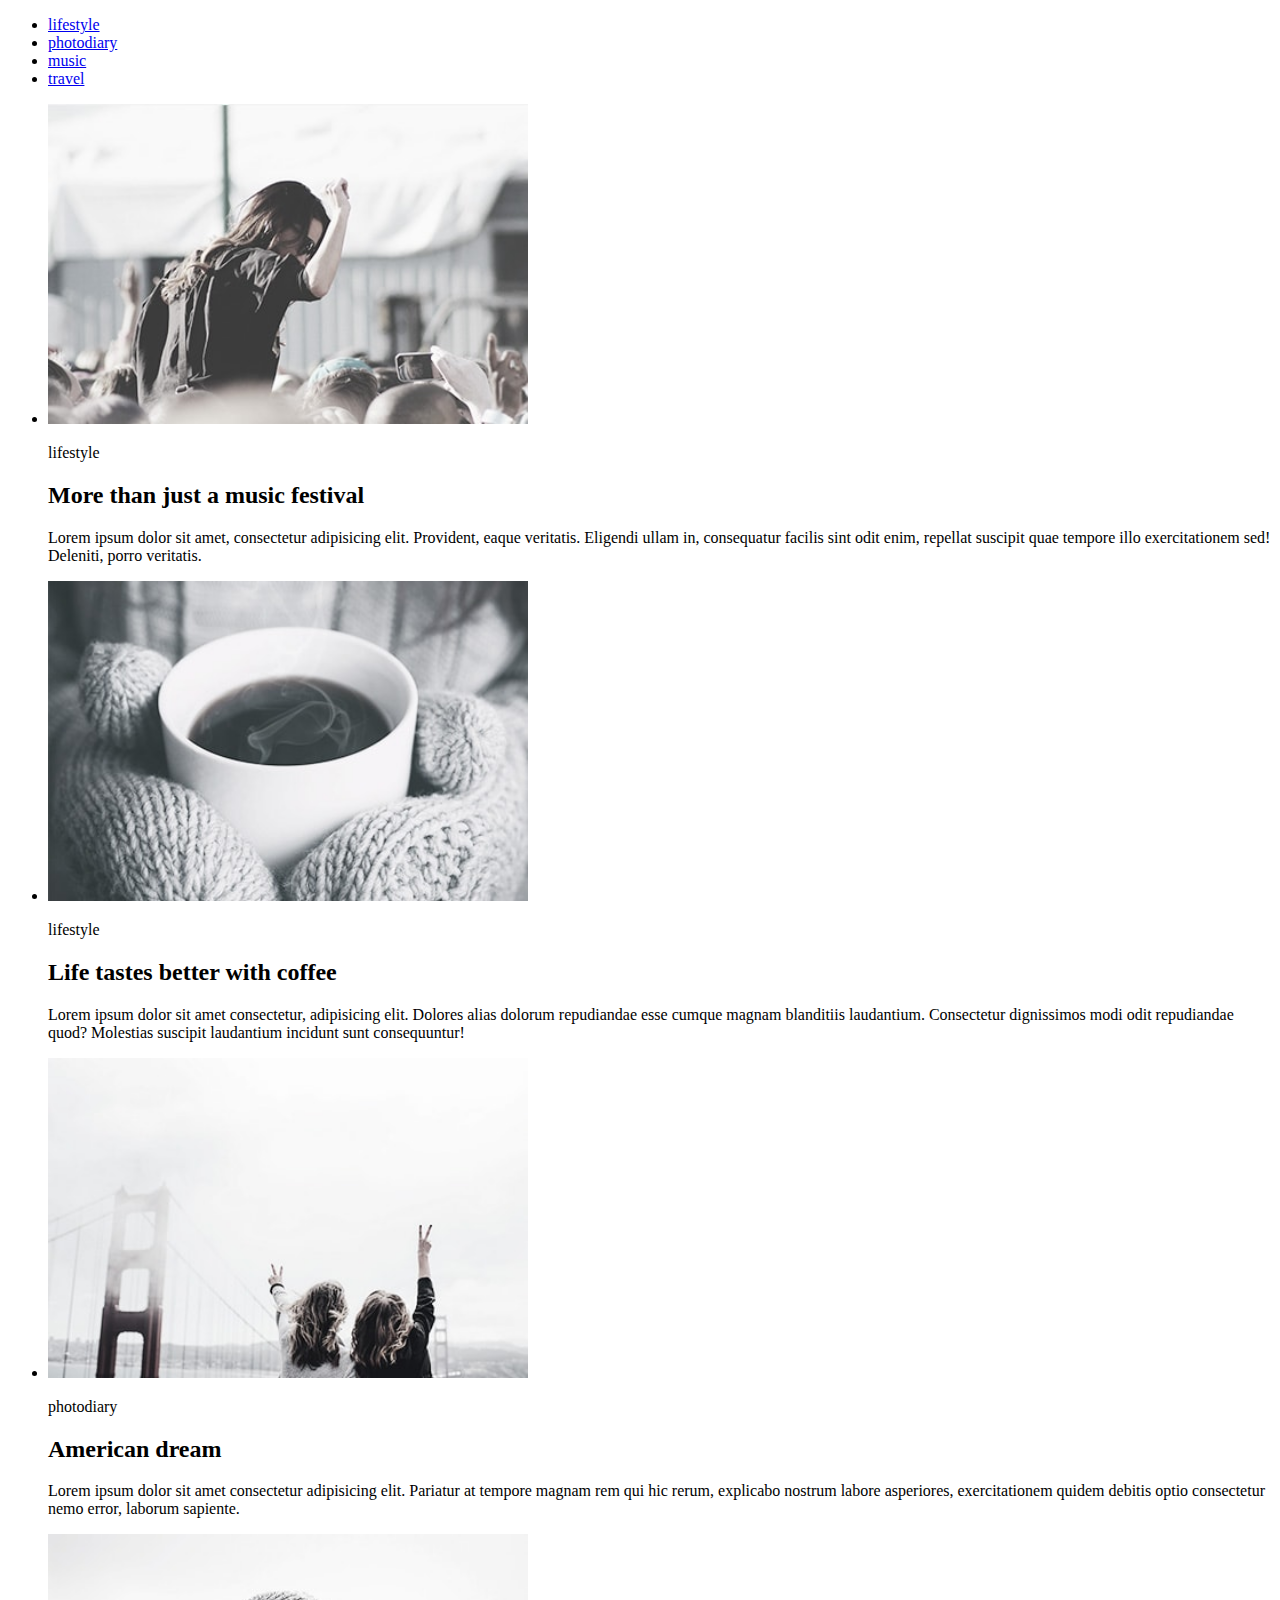
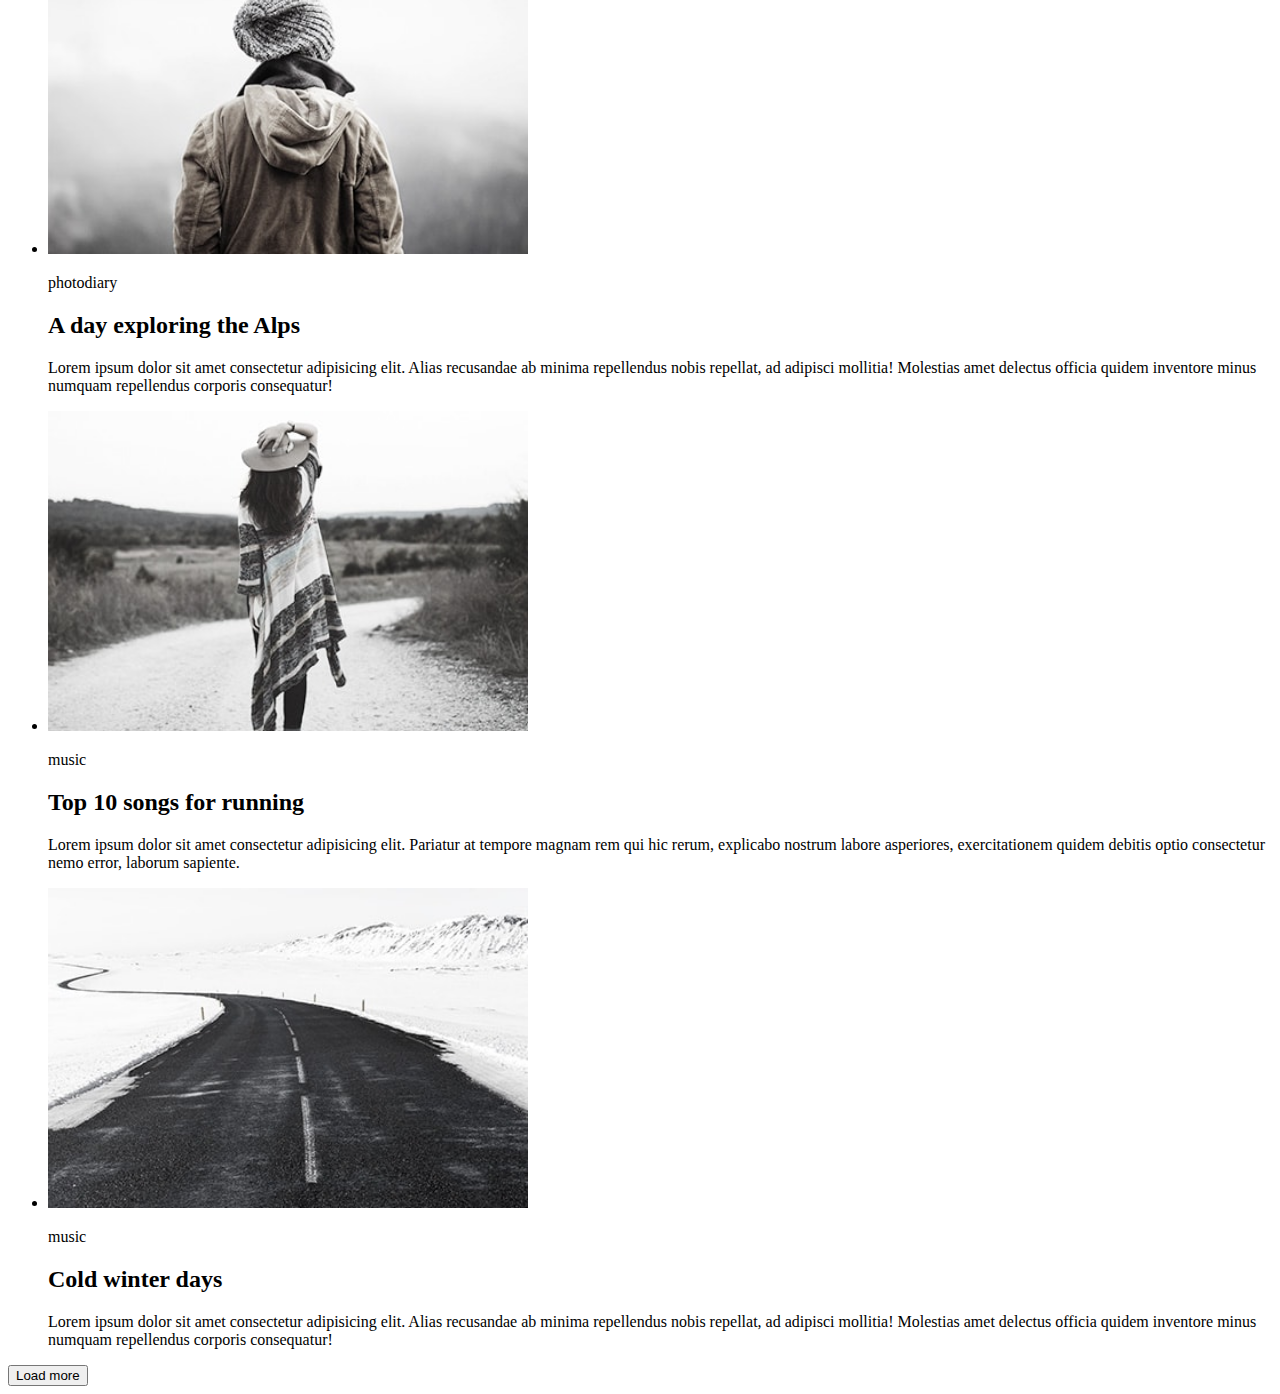
<file: html-css/index.html>
<!DOCTYPE html>
<html lang="en">

<head>
  <meta charset="UTF-8">
  <meta name="viewport" content="width=device-width, initial-scale=1.0">
  <meta http-equiv="X-UA-Compatible" content="ie=edge">
  <title>module-01</title>
</head>

<body>
  <header class="main-header">
    <nav class="main-nav">
      <ul class="main-menu">
        <li class="main-menu-item">
          <a href="#">lifestyle</a>
        </li>
        <li class="main-menu-item">
          <a href="#">photodiary</a>
        </li>
        <li class="main-menu-item">
          <a href="#">music</a>
        </li>
        <li class="main-menu-item">
          <a href="#">travel</a>
        </li>
      </ul>
    </nav>
  </header>
  <main class="main-content">
    <section class="lifestyle">
      <ul>
        <li>
          <img src="../html-css/module-01/img/image-1.jpg" alt="lifestyle fun" width="480" height="320">
          <p>lifestyle</p>
          <h2 class="lifestyle-description">More than just a music festival</h2>
          <p>Lorem ipsum dolor sit amet, consectetur adipisicing elit. Provident, eaque veritatis. Eligendi ullam in, consequatur
            facilis sint odit enim, repellat suscipit quae tempore illo exercitationem sed! Deleniti, porro veritatis.</p>
        </li>
        <li>
          <img src="../html-css/module-01/img/image-2.jpg" alt="lifestyle coffee" width="480" height="320">
          <p>lifestyle</p>
          <h2 class="lifestyle-description">Life tastes better with coffee</h2>
          <p>Lorem ipsum dolor sit amet consectetur, adipisicing elit. Dolores alias dolorum repudiandae esse cumque magnam
            blanditiis laudantium. Consectetur dignissimos modi odit repudiandae quod? Molestias suscipit laudantium incidunt
            sunt consequuntur!</p>
        </li>
      </ul>
    </section>
    <section class="photodiary">
      <ul>
        <li>
          <img src="../html-css/module-01/img/image-3.jpg" alt="golden gate bridge" width="480" height="320">
          <p>photodiary</p>
          <h2 class="photodiary-description">American dream</h2>
          <p>Lorem ipsum dolor sit amet consectetur adipisicing elit. Pariatur at tempore magnam rem qui hic rerum, explicabo
            nostrum labore asperiores, exercitationem quidem debitis optio consectetur nemo error, laborum sapiente.</p>
        </li>
        <li>
          <img src="../html-css/module-01/img/image-4.jpg" alt="alone traveler" width="480" height="320">
          <p>photodiary</p>
          <h2 class="team-description">A day exploring the Alps</h2>
          <p>Lorem ipsum dolor sit amet consectetur adipisicing elit. Alias recusandae ab minima repellendus nobis repellat,
            ad adipisci mollitia! Molestias amet delectus officia quidem inventore minus numquam repellendus corporis consequatur!</p>
        </li>
      </ul>
    </section>
    <section class="music">
      <ul>
        <li>
          <img src="../html-css/module-01/img/image-5.jpg" alt="music for lifestyle" width="480" height="320">
          <p>music</p>
          <h2 class="music-description">Top 10 songs for running</h2>
          <p>Lorem ipsum dolor sit amet consectetur adipisicing elit. Pariatur at tempore magnam rem qui hic rerum, explicabo
            nostrum labore asperiores, exercitationem quidem debitis optio consectetur nemo error, laborum sapiente.</p>
        </li>
        <li>
          <img src="../html-css/module-01/img/image-6.jpg" alt="music for travel" width="480" height="320">
          <p>music</p>
          <h2 class="music-description">Cold winter days</h2>
          <p>Lorem ipsum dolor sit amet consectetur adipisicing elit. Alias recusandae ab minima repellendus nobis repellat,
            ad adipisci mollitia! Molestias amet delectus officia quidem inventore minus numquam repellendus corporis consequatur!</p>
        </li>
      </ul>
    </section>
    <div class="btn-load">
      <button class="btn-load-more">Load more</button>
    </div>
  </main>
  
</body>
</html>
</file>
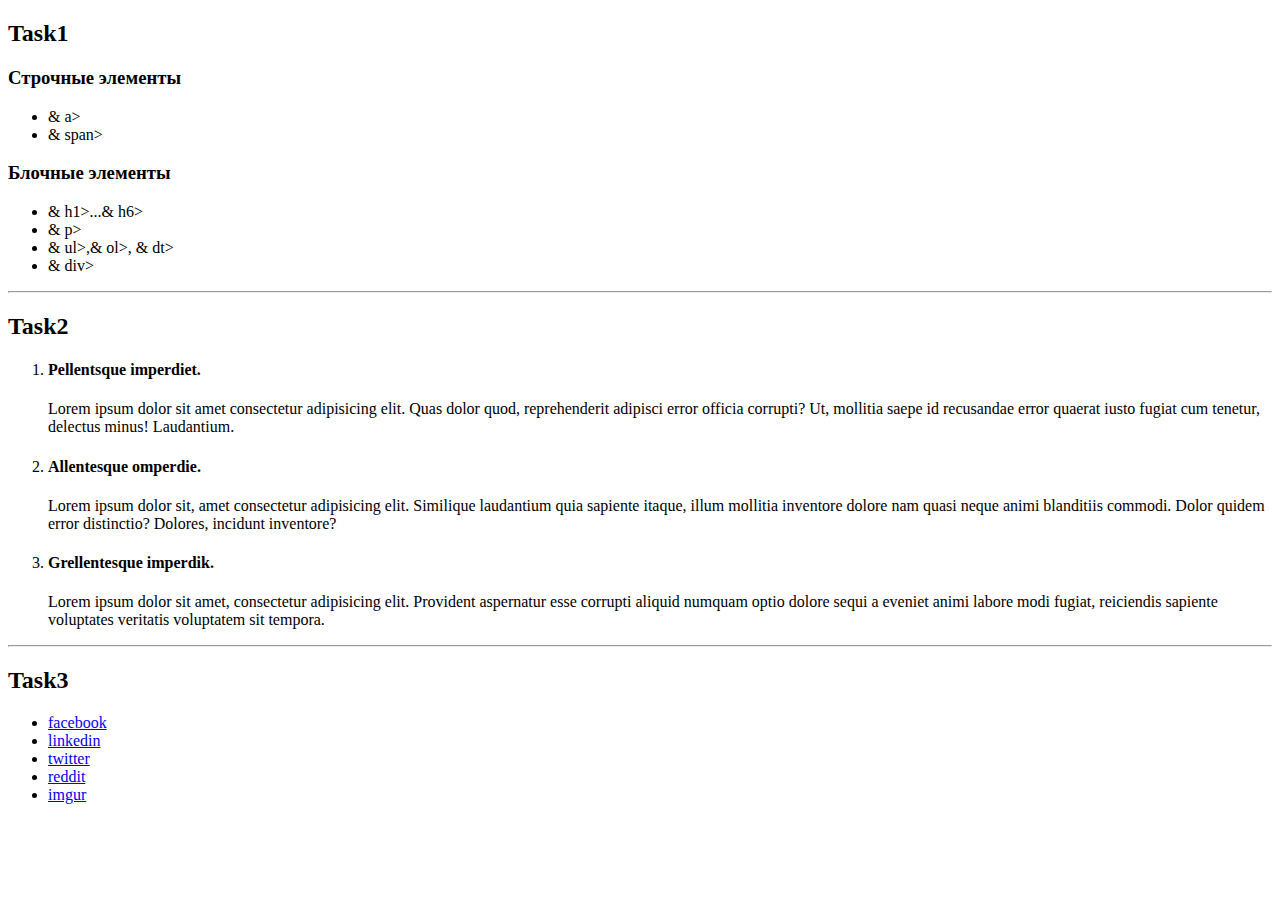
<file: html-css/module-01-02-else/index.html>
<!DOCTYPE html>
<html lang="en">

<head>
  <meta charset="UTF-8">
  <meta name="viewport" content="width=device-width, initial-scale=1.0">
  <meta http-equiv="X-UA-Compatible" content="ie=edge">
  <title>additional home</title>
</head>

<body>
  <div>
    <h2>Task1</h2>
    <h3>Строчные элементы</h3>
    <ul>
      <li>&amp; a></li>
      <li>&amp; span></li>
    </ul>
    <h3>Блочные элементы</h3>
    <ul>
      <li>&amp; h1>...&amp; h6></li>
      <li>&amp; p></li>
      <li>&amp; ul>,&amp; ol>, &amp; dt> </li>
      <li>&amp; div></li>
    </ul>
  </div>
  <hr>
  <div>
    <h2>Task2</h2>
    <ol>
      <li>
        <h4>Pellentsque imperdiet.</h4>
        <p>Lorem ipsum dolor sit amet consectetur adipisicing elit. Quas dolor quod, reprehenderit adipisci error officia corrupti?
          Ut, mollitia saepe id recusandae error quaerat iusto fugiat cum tenetur, delectus minus! Laudantium.</p>
      </li>
      <li>
        <h4>Allentesque omperdie.</h4>
        <p>Lorem ipsum dolor sit, amet consectetur adipisicing elit. Similique laudantium quia sapiente itaque, illum mollitia
          inventore dolore nam quasi neque animi blanditiis commodi. Dolor quidem error distinctio? Dolores, incidunt inventore?
        </p>
      </li>
      <li>
        <h4>Grellentesque imperdik.</h4>
        <p>Lorem ipsum dolor sit amet, consectetur adipisicing elit. Provident aspernatur esse corrupti aliquid numquam optio
          dolore sequi a eveniet animi labore modi fugiat, reiciendis sapiente voluptates veritatis voluptatem sit tempora.</p>
      </li>
    </ol>
  </div>
  <hr>
  <div>
    <h2>Task3</h2>
    <ul>
      <li>
        <a href="https://facebook.com" target="_blank" rel="nofollow noopener">facebook</a>
      </li>
      <li>
        <a href="https://www.linkedin.com/" target="_blank" rel="nofollow noopener">linkedin</a>
      </li>
      <li>
        <a href="https://twitter.com" target="_blank" rel="nofollow noopener">twitter</a>
      </li>
      <li>
        <a href="https://www.reddit.com/" target="_blank" rel="nofollow noopener">reddit</a>
      </li>
      <li>
        <a href="https://imgur.com/" target="_blank" rel="nofollow noopener">imgur</a>
      </li>
    </ul>
  </div>
</body>

</html>
</file>
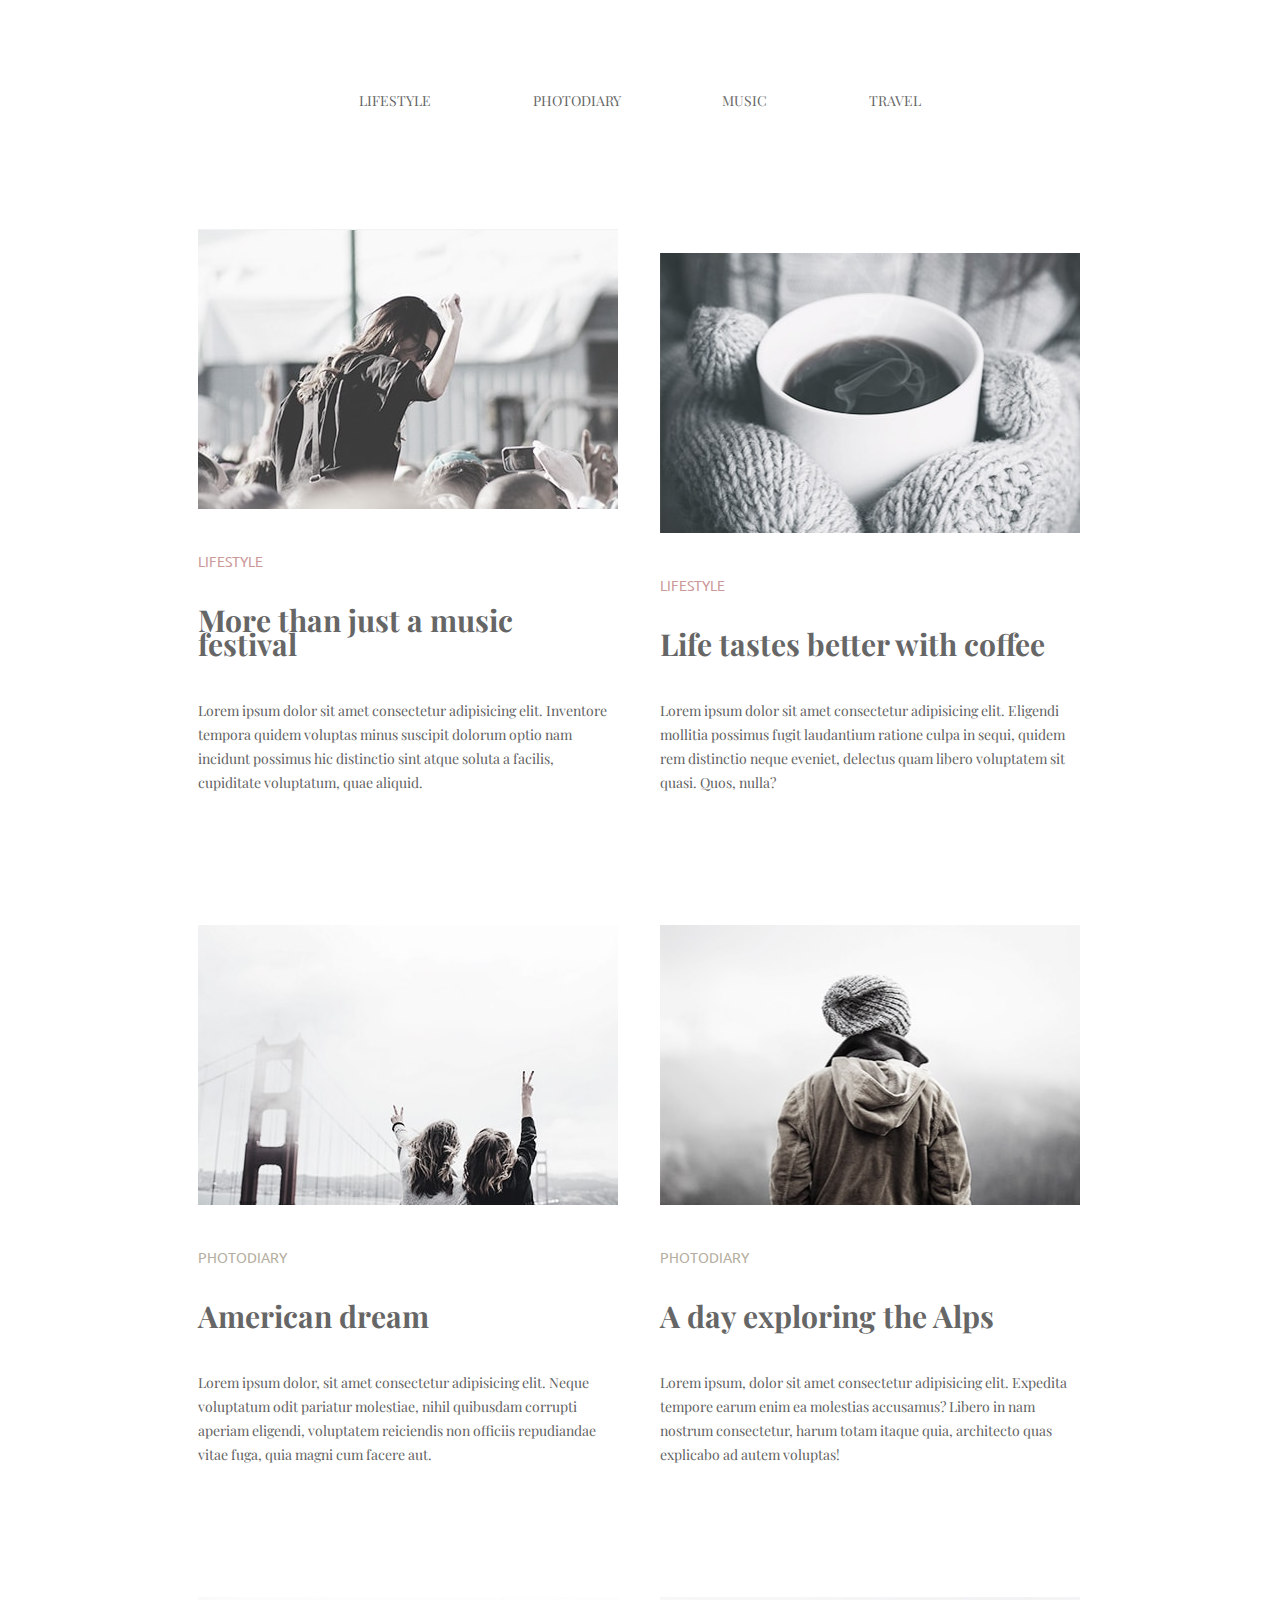
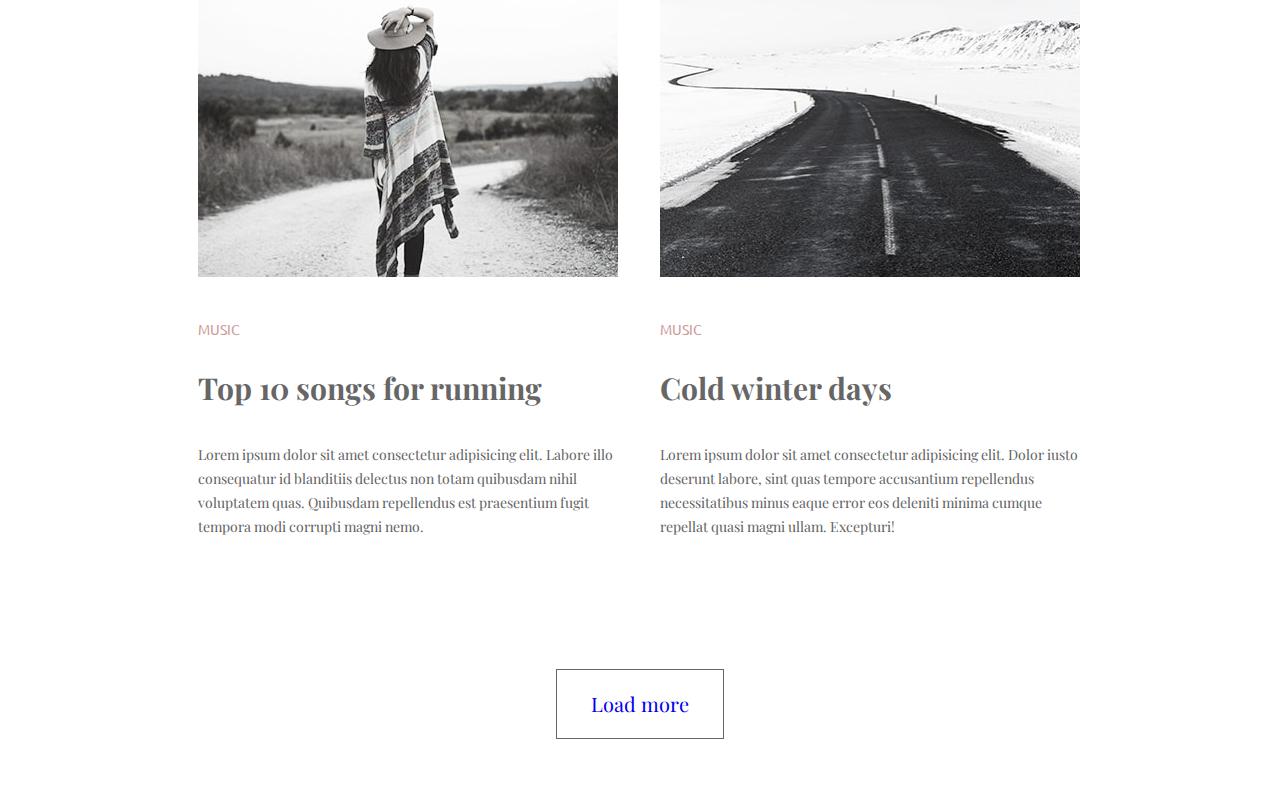
<file: html-css/module-02/index.html>
<!DOCTYPE html>
<html lang="en">

<head>
  <meta charset="UTF-8">
  <meta name="viewport" content="width=device-width, initial-scale=1.0">
  <meta http-equiv="X-UA-Compatible" content="ie=edge">
  <title>module-03</title>
  <link href="https://fonts.googleapis.com/css?family=Playfair+Display" rel="stylesheet">
  <link href="https://fonts.googleapis.com/css?family=Ubuntu:300" rel="stylesheet">
  <link rel="stylesheet" href="./css/styles.css">
</head>

<body>
  <div class="wrapper">
    <nav>
      <ul class="main-menu">
        <li><a href="#">lifestyle</a></li>
        <li><a href="#">photodiary</a></li>
        <li><a href="#">music</a></li>
        <li><a href="#">travel</a></li>
      </ul>
    </nav>
    <div class="main">
      <div class="festival">
        <img src="./img/image-1.jpg" alt="lifestyle fun" width="420" height="280">
        <p class="path-item">lifestyle</p>
        <h2>More than just a music festival</h2>
        <p>Lorem ipsum dolor sit amet consectetur adipisicing elit. Inventore tempora quidem voluptas minus suscipit dolorum
          optio nam incidunt possimus hic distinctio sint atque soluta a facilis, cupiditate voluptatum, quae aliquid.</p>
      </div>
      <div class="coffee">
        <img src="./img/image-2.jpg" alt="lifestyle coffee" width="420" height="280">
        <p class="path-item">lifestyle</p>
        <h2>Life tastes better with coffee</h2>
        <p>Lorem ipsum dolor sit amet consectetur adipisicing elit. Eligendi mollitia possimus fugit laudantium ratione culpa
          in sequi, quidem rem distinctio neque eveniet, delectus quam libero voluptatem sit quasi. Quos, nulla?</p>
      </div>
      <div class="dream">
        <img src="./img/image-3.jpg" alt="golden gate bridge" width="420" height="280">
        <p class="path-item ph">photodiary</p>
        <h2>American dream</h2>
        <p>Lorem ipsum dolor, sit amet consectetur adipisicing elit. Neque voluptatum odit pariatur molestiae, nihil quibusdam
          corrupti aperiam eligendi, voluptatem reiciendis non officiis repudiandae vitae fuga, quia magni cum facere aut.</p>
      </div>
      <div class="alps">
        <img src="./img/image-4.jpg" alt="alone traveler" width="420" height="280">
        <p class="path-item ph">photodiary</p>
        <h2>A day exploring the Alps</h2>
        <p>Lorem ipsum, dolor sit amet consectetur adipisicing elit. Expedita tempore earum enim ea molestias accusamus? Libero
          in nam nostrum consectetur, harum totam itaque quia, architecto quas explicabo ad autem voluptas!</p>
      </div>
      <div class="song">
        <img src="./img/image-5.jpg" alt="music for lifestyle" width="420" height="280">
        <p class="path-item">music</p>
        <h2>Top 10 songs for running</h2>
        <p>Lorem ipsum dolor sit amet consectetur adipisicing elit. Labore illo consequatur id blanditiis delectus non totam
          quibusdam nihil voluptatem quas. Quibusdam repellendus est praesentium fugit tempora modi corrupti magni nemo.</p>
      </div>
      <div class="days">
        <img src="./img/image-6.jpg" alt="music for travel" width="420" height="280">
        <p class="path-item">music</p>
        <h2>Cold winter days</h2>
        <p>Lorem ipsum dolor sit amet consectetur adipisicing elit. Dolor iusto deserunt labore, sint quas tempore accusantium
          repellendus necessitatibus minus eaque error eos deleniti minima cumque repellat quasi magni ullam. Excepturi!</p>
      </div>
      <!-- main -->
    </div>  
      <div class="btn-load">
        <a href="#" class="btn-load-more">Load more</a>
      </div>
  </div>
</body>

</html>
</file>
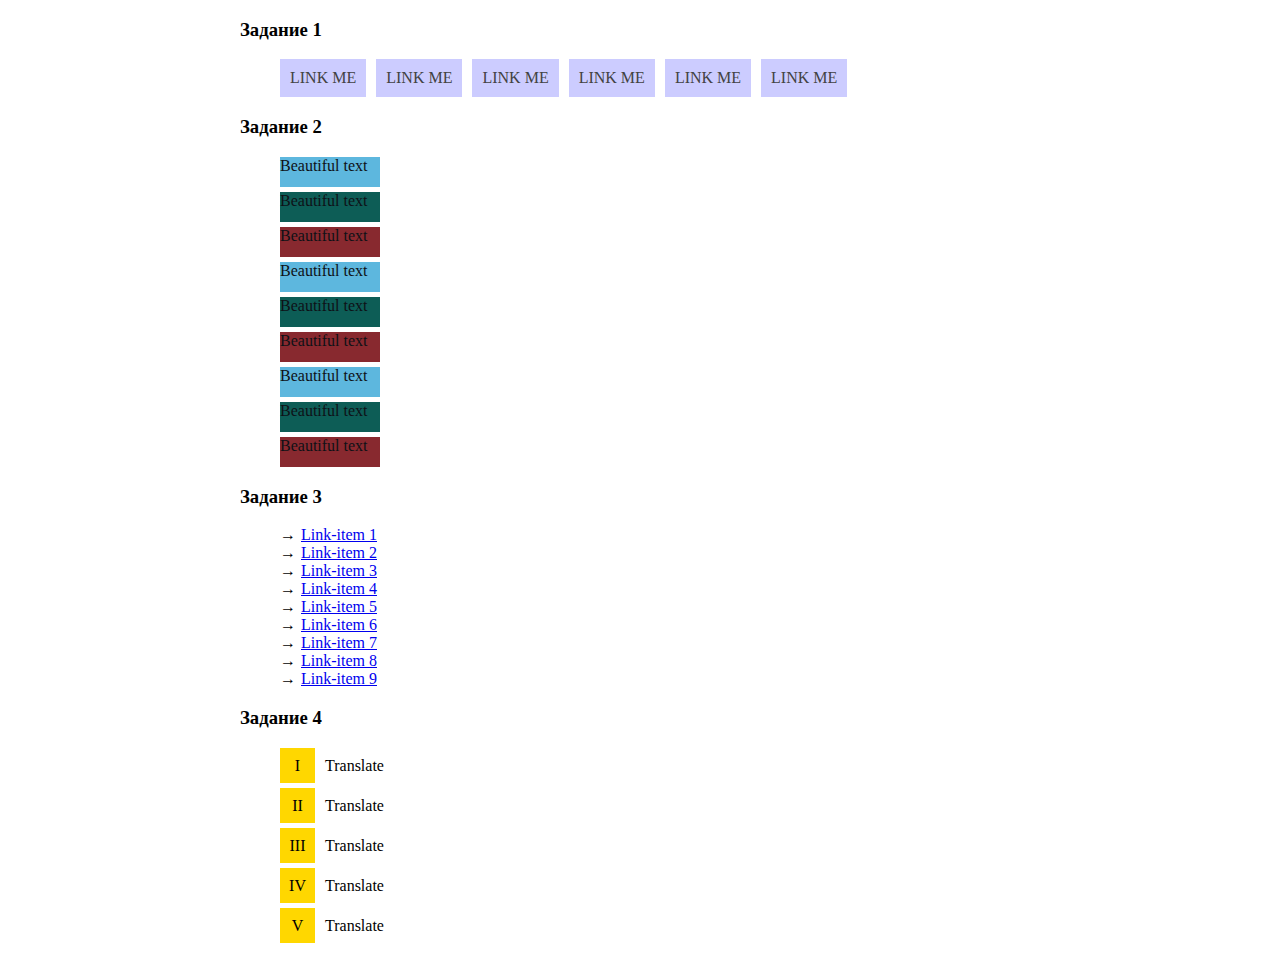
<file: html-css/module-04-else/index.html>
<!DOCTYPE html>
<html lang="en">
<head>
  <meta charset="UTF-8">
  <meta name="viewport" content="width=device-width, initial-scale=1.0">
  <meta http-equiv="X-UA-Compatible" content="ie=edge">
  <link rel="stylesheet" href="main.css">
  <title>module-04-else</title>
</head>
<body>
  <div class="wrapper">
    <section>
      <h3 class="box">Задание </h3>
      <p></p>
      <div class="task1 clearfix">
        <ul class="main-menu">
          <li class="main-menu-item"><a href="#">Link ME</a></li>
          <li class="main-menu-item"><a href="#">Link ME</a></li>
          <li class="main-menu-item"><a href="#">Link ME</a></li>
          <li class="main-menu-item"><a href="#">Link ME</a></li>
          <li class="main-menu-item"><a href="#">Link ME</a></li>
          <li class="main-menu-item"><a href="#">Link ME</a></li>
        </ul>
      </div>
    </section>
    <section>
      <h3 class="box">Задание </h3>
      <p></p>
      <ul class="task2-item">
        <li class="task2-items">Beautiful text</li>
        <li class="task2-items">Beautiful text</li>
        <li class="task2-items">Beautiful text</li>
        <li class="task2-items">Beautiful text</li>
        <li class="task2-items">Beautiful text</li>
        <li class="task2-items">Beautiful text</li>
        <li class="task2-items">Beautiful text</li>
        <li class="task2-items">Beautiful text</li>
        <li class="task2-items">Beautiful text</li>
      </ul>
    </section> 
    <section>
      <h3 class="box">Задание </h3>
      <p></p>
      <ul class="task3-item">
        <li class="task3-items"><a class="task3-items-links" href="#">Link-item 1</a></li>
        <li class="task3-items"><a class="task3-items-links" href="#">Link-item 2</a></li>
        <li class="task3-items"><a class="task3-items-links" href="#">Link-item 3</a></li>
        <li class="task3-items"><a class="task3-items-links" href="#">Link-item 4</a></li>
        <li class="task3-items"><a class="task3-items-links" href="#">Link-item 5</a></li>
        <li class="task3-items"><a class="task3-items-links" href="#">Link-item 6</a></li>
        <li class="task3-items"><a class="task3-items-links" href="#">Link-item 7</a></li>
        <li class="task3-items"><a class="task3-items-links" href="#">Link-item 8</a></li>
        <li class="task3-items"><a class="task3-items-links" href="#">Link-item 9</a></li>
      </ul>
    </section>
    <section>
      <h3 class="box">Задание </h3>
      <p></p>
      <ul class="task4-item">
        <li class="task4-items">Translate</li>
        <li class="task4-items">Translate</li>
        <li class="task4-items">Translate</li>
        <li class="task4-items">Translate</li>
        <li class="task4-items">Translate</li>
      </ul>
    </section>
  </div>
</body>
</html>
</file>
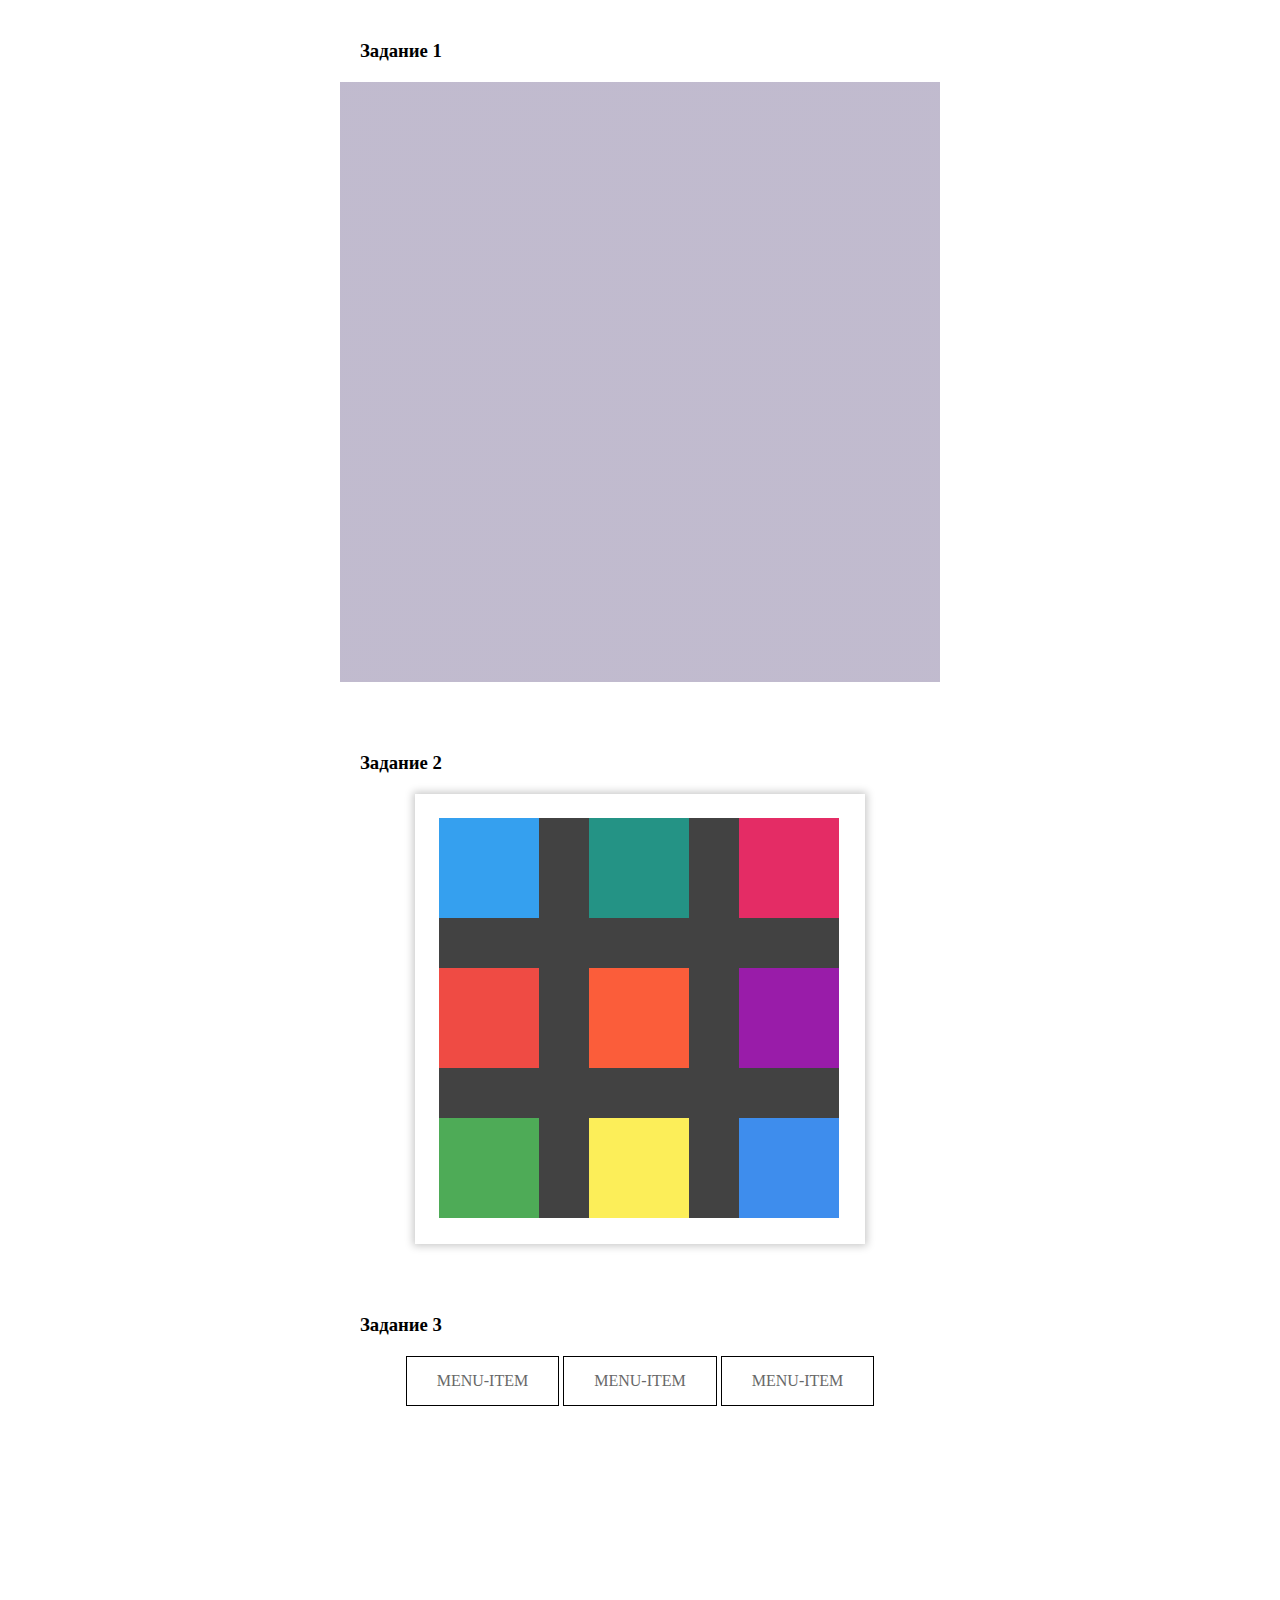
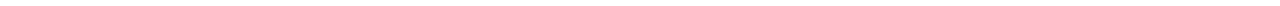
<file: html-css/module-05-else/index.html>
<!DOCTYPE html>
<html lang="en">

<head>
  <meta charset="UTF-8">
  <meta name="viewport" content="width=device-width, initial-scale=1.0">
  <meta http-equiv="X-UA-Compatible" content="ie=edge">
  <link rel="stylesheet" href="styles.css">
  <title>Module-05-else</title>
</head>

<body>
  <div class="wrapper">
    <section>
      <h3>Задание 1</h3>
      <div class="task1">

      </div>
    </section>
    <section>
      <h3>Задание 2</h3>
      <div class="back">
        <div class="task2">
          <div class="box blue"></div>
          <div class="box green"></div>
          <div class="box rose"></div>
          <div class="box red"></div>
          <div class="box orange"></div>
          <div class="box plum"></div>
          <div class="box ligt-green"></div>
          <div class="box yellow"></div>
          <div class="box ligt-blue"></div>
        </div>
      </div>
    </section>
    <section class="task3">
      <h3>Задание 3</h3>
      <ul class="menu">
        <li class="menu-item">
          <a href="#">menu-item</a>
          <ul class="sub-menu">
            <li class="sub-menu-item">
              <a href="#">sub-menu</a>
            </li>
            <li class="sub-menu-item">
              <a href="#">sub-menu</a>
            </li>
            <li class="sub-menu-item">
              <a href="#">sub-menu</a>
            </li>
          </ul>
        </li>
        <li class="menu-item">
          <a href="#">menu-item</a>
          <ul class="sub-menu">
            <li class="sub-menu-item">
              <a href="#">sub-menu</a>
            </li>
            <li class="sub-menu-item">
              <a href="#">sub-menu</a>
            </li>
            <li class="sub-menu-item">
              <a href="#">sub-menu</a>
            </li>
          </ul>
        </li>
        <li class="menu-item">
          <a href="#">menu-item</a>
          <ul class="sub-menu">
            <li class="sub-menu-item">
              <a href="#">sub-menu</a>
            </li>
            <li class="sub-menu-item">
              <a href="#">sub-menu</a>
            </li>
            <li class="sub-menu-item">
              <a href="#">sub-menu</a>
            </li>
          </ul>
        </li>
      </ul>
    </section>
  </div>
</body>

</html>
</file>
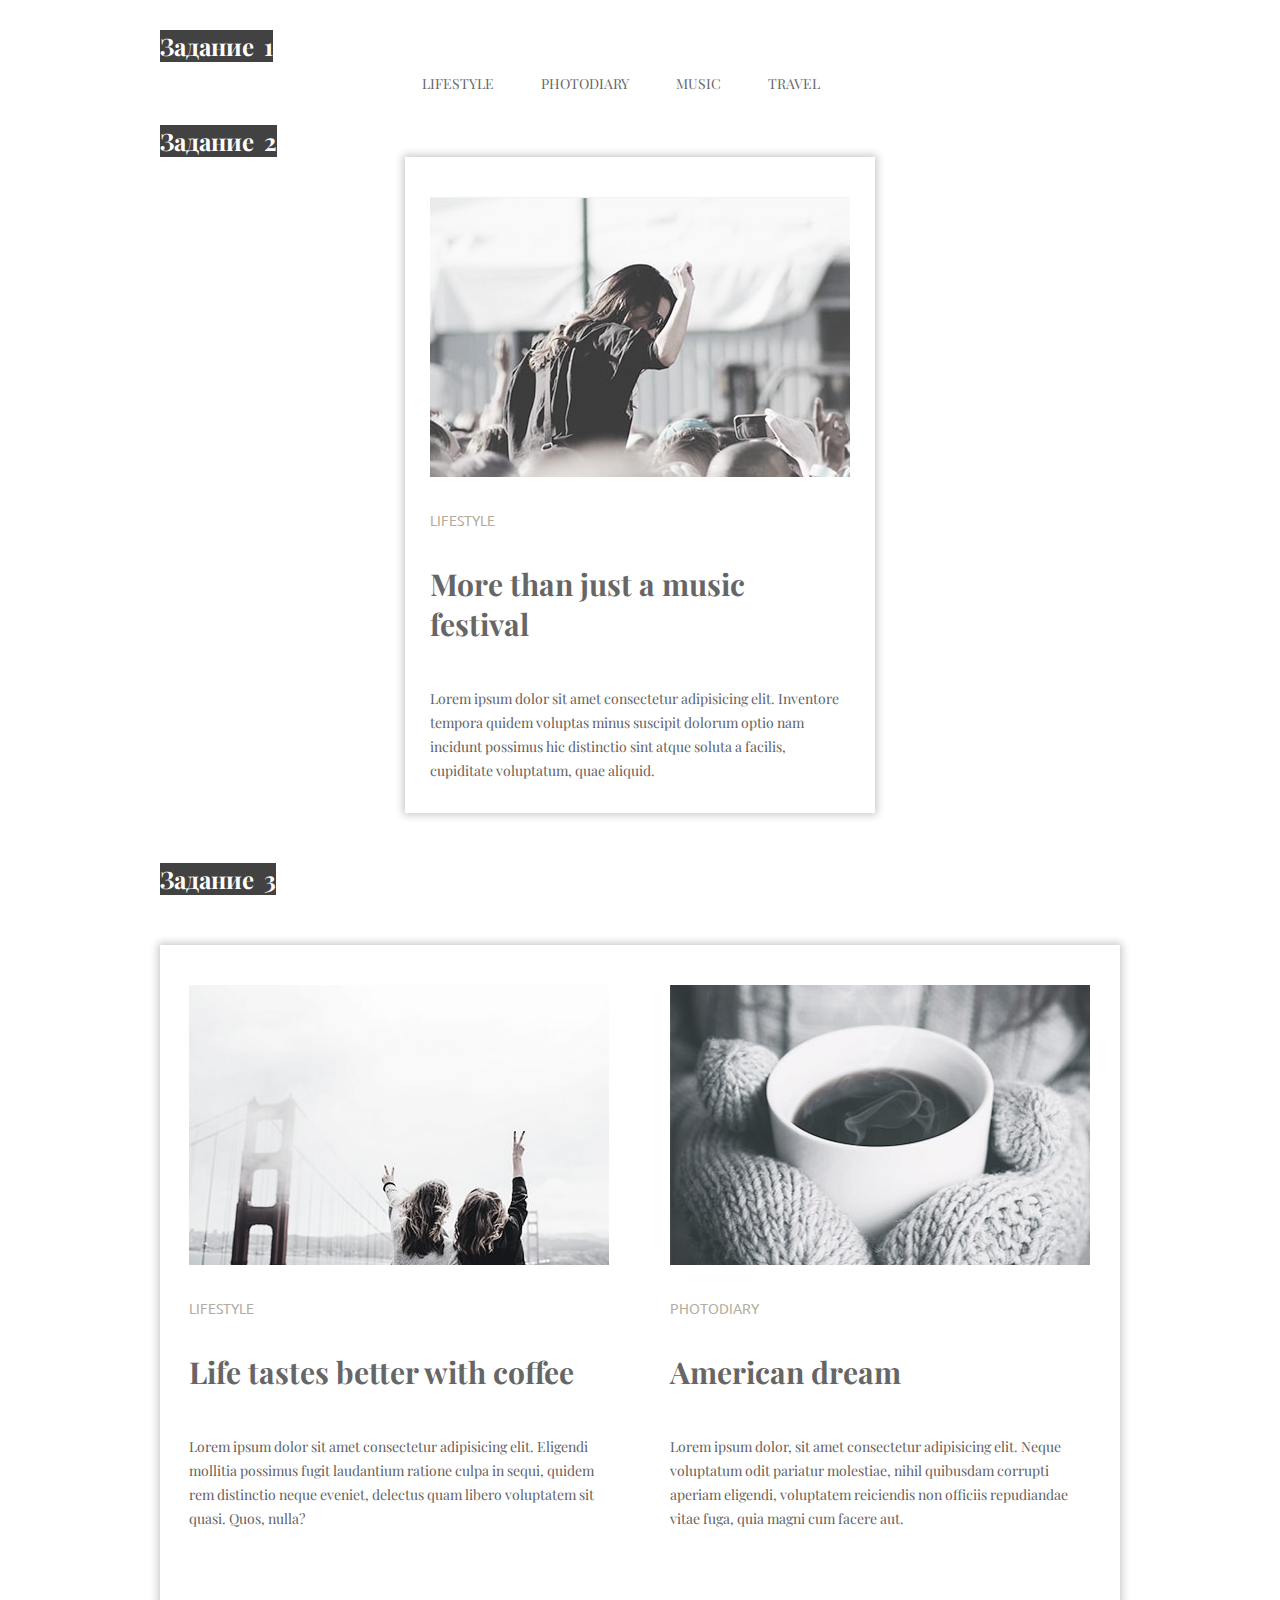
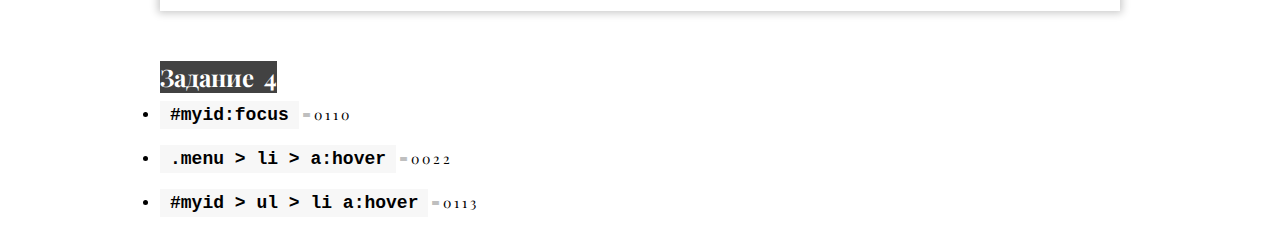
<file: html-css/module03-else/index.html>
<!DOCTYPE html>
<html lang="en">

<head>
  <meta charset="UTF-8">
  <meta name="viewport" content="width=device-width, initial-scale=1.0">
  <meta http-equiv="X-UA-Compatible" content="ie=edge">
  <link href="https://fonts.googleapis.com/css?family=Playfair+Display" rel="stylesheet">
  <link href="https://fonts.googleapis.com/css?family=Ubuntu:300" rel="stylesheet">
  <link rel="stylesheet" href="./main.css">
  <title>Module-03 Additional Task</title>
</head>

<body>
  <div class="wrapper">
    <h3 class="block">Задание</h3>
    <nav>
      <ul class="menu">
        <li><a href="#">lifestyle</a></li>
        <li><a href="#">photodiary</a></li>
        <li><a href="#">music</a></li>
        <li><a href="#">travel</a></li>
      </ul>
    </nav>
    <div class="main">
      <h3 class="block">Задание</h3>
      <div class="festival">
        <img src="../module-02/img/image-1.jpg" alt="lifestyle fun" width="420" height="280">
        <p class="path-item">lifestyle</p>
        <h2>More than just a music festival</h2>
        <p>Lorem ipsum dolor sit amet consectetur adipisicing elit. Inventore tempora quidem voluptas minus suscipit dolorum
          optio nam incidunt possimus hic distinctio sint atque soluta a facilis, cupiditate voluptatum, quae aliquid.</p>
      </div>
      <h3 class="block">Задание</h3>
      <div class="task3">
      <div class="item">
        <img src="../module-02/img/image-3.jpg" alt="lifestyle coffee" width="420" height="280">
        <p class="path-item">lifestyle</p>
        <h2>Life tastes better with coffee</h2>
        <p>Lorem ipsum dolor sit amet consectetur adipisicing elit. Eligendi mollitia possimus fugit laudantium ratione culpa
          in sequi, quidem rem distinctio neque eveniet, delectus quam libero voluptatem sit quasi. Quos, nulla?</p>
      </div>
      <div class="item">
        <img src="../module-02/img/image-2.jpg" alt="golden gate bridge" width="420" height="280">
        <p class="path-item ph">photodiary</p>
        <h2>American dream</h2>
        <p>Lorem ipsum dolor, sit amet consectetur adipisicing elit. Neque voluptatum odit pariatur molestiae, nihil quibusdam
          corrupti aperiam eligendi, voluptatem reiciendis non officiis repudiandae vitae fuga, quia magni cum facere aut.</p>
      </div>
    </div>
    <h3 class="block">Задание</h3>
    <ul class="task-answer">
      <li><code>#myid:focus</code> = 0 1 1 0</li>
      <li><code>.menu &gt; li &gt; a:hover</code> = 0 0 2 2</li>
      <li><code>#myid &gt; ul &gt; li a:hover</code> = 0 1 1 3</li>
    </ul>

    </div>
  </div>
</body>

</html>
</file>
<file: html-css/module-02/css/styles.css>
* {
  padding: 0;
  margin: 0;
  box-sizing: border-box;
}

.wrapper {
  width: 960px;
  font-size: 14px;
  line-height: 24px;
  padding-top: 77px;
  margin: auto auto;
}

ul {list-style-type: none;}

nav {
  text-align: center;
  margin-bottom: 103px;
}

.main-menu li {
  display: inline-block;
  padding: 12px 14px;
  text-align: center;
}

.main-menu li:hover {
  outline: 1px solid rgb(236, 236, 236);
}
.main-menu li:hover a {
  color: #cc9999;
  text-decoration: underline;
}

nav a {
  text-decoration: none;
  text-transform: uppercase;
  font-family: 'Playfair Display', sans-serif;
  color: #666666;
  padding: 15px;
  margin: 0 20px;
}
.main > div {
  width: 420px;
  display: inline-block;
}

.festival,
.dream,
.song {
  margin: 0 38px;
}

img {
  margin-bottom: 32px;
}

.path-item {
  margin-bottom: 35px;
  font-family: 'Ubuntu', serif;
  font-size: 14px;
  text-transform: uppercase;
  color: #cc9999;
}
.ph {
  color: #b4ad9e;
}

h2 {
  font-size: 30px;
  font-family: 'Playfair Display', serif;
  color: #666666;
  margin-bottom: 43px;
}

p {
  font-family: 'Playfair Display', serif;
  line-height: 24px;
  margin-bottom: 130px;
  color: #626262;
}

    /*BUTTON*/
    
.btn-load {
  text-align: center;
  padding-bottom: 70px;
}

.btn-load-more {
  display: inline-block;
  text-decoration: none;
  font-family: 'Playfair Display', serif;
  padding: 22px 34px;
  font-size: 20px;
  line-height: 24px;
  border: solid 1px #666666;
  opacity: 1;
}
.btn-load-more:hover {
  border: 2px solid #666666;
  opacity: .6;
}
</file>
<file: html-css/module-05-else/styles.css>
* {
  padding: 0;
  margin: 0;
  box-sizing: border-box;
}
.wrapper {
  width: 960px;
  margin: 0 auto;
}
section {
  width: 600px;
  margin: auto;
  margin-bottom: 50px;
  margin-top: 20px;
}
section:last-child {
  margin-bottom: 200px;
}
h3 {padding: 20px;}

.task1 {
  position: relative;
  margin: auto;
  height: 600px;
  width: 100%;
  background: linear-gradient(to right, rgba(49, 29, 94, .3) 0%, rgba(49, 29, 94, .3) 100%),
  url(https://bit.ly/2GOlYDr);
  background-size: cover;
} 

.task2 {
  height: 400px;
  width: 400px;
  background-color: #424242;
  position: relative;
}

.box {
  position: absolute;
  height: 100px;
  width: 100px;
}
.blue {
  left: 0;
  top: 0;
  background-color: #35A0EF;
}
.green {
  left: 50%;
  top: 0;
  transform: translateX(-50%);
  background-color: #249385;
}
.rose {
  right: 0;
  top: 0;
  background-color: #E42C65;
}
.red {
  left: 0;
  top: 50%;
  transform: translateY(-50%);
  background-color: #EF4B44;
}
.orange {
  left: 50%;
  top: 50%;
  transform: translateX(-50%) translateY(-50%);
  background-color: #FB5D3A;
}
.plum {
  right: 0;
  top: 50%;
  transform: translateY(-50%);
  background-color: #991CA9;
}
.ligt-green {
  left: 0;
  bottom: 0;
  background-color: #4EAB57;
}
.yellow {
  left: 50%;
  bottom: 0;
  transform: translateX(-50%);
  background-color: #FCEE59;
}
.ligt-blue {
  right: 0;
  bottom: 0;
  background-color: #3E8DED;
}

.back {
  margin: 0 auto;
  height: 450px;
  width: 450px;
  padding: 24px;
  box-shadow: 0 0 8px 2px rgba(200, 200, 200, 1);
}

.menu {
  list-style: none;
  text-transform: uppercase;
  text-align: center;
}
.menu-item {
  border: solid 1px;
  position: relative;
  display: inline-block;
}
.menu-item > a,
.sub-menu-item > a {
  display: inline-block;
  text-decoration: none;
  padding: 15px 30px;
  color: #686868;
}
.menu-item > a:hover,
.sub-menu-item > a:hover {
  background: rgb(55, 179, 179);
  color: #fff;
}
.sub-menu {
  display: none;
  position: absolute;
  top: 100%;
  left: 0;
  list-style: none;
  box-shadow: 0 2px 2px 2px rgba(0, 0, 0, 0.3)
}
.menu-item:hover > .sub-menu {
  display: block;
}
.sub-menu-item {
  white-space: nowrap;
}
</file>
<file: html-css/module03-else/main.css>
* {
  margin: 0;
  padding: 0;
  box-sizing: border-box;
}
h3{
  display: inline-block;
  color: #fff;
  font-size: 1.5rem;
  background-color: #424242;
}
.wrapper {
  width: 960px;
  padding-top: 30px;
  margin: auto auto;
  font-size: 14px;
  font-family: 'Playfair Display', serif;
}
nav {
  margin-bottom: 20px;
}
ul.menu {
  list-style-type: none;
  margin: auto;
  width: 50%;
}
.menu li {
  display: inline-block;
  padding: 12px 22px;
}
.menu a {
  text-decoration: none;
  color: #666;
  text-transform: uppercase;
}
.menu li:hover {
  box-shadow: 0 0 8px 2px rgba(200, 200, 200, 1);
}
.menu li:hover a {
  color: rgb(96, 236, 225);
}

          /* task2 */

.festival {
  width: 470px;
  margin: 0 auto;
  box-shadow: 0 0 8px 2px rgba(200, 200, 200, 1);
}

img {
  margin: 40px 20px 20px 25px;
}

.path-item {
  margin: 10px 25px 35px;
  font-family: 'Ubuntu', serif;
  font-size: 14px;
  text-transform: uppercase;
  color: #b4ad9e;

}
h2 {
  padding: 0 25px;
  font-size: 30px;
  color: #666666;
  margin-bottom: 43px;
}

p:last-child {
  padding: 0 25px 30px;
  line-height: 24px;
  margin-bottom: 50px;
  color: #626262;
}
.task3 {
  width: 960px;
  margin: 50px auto;
  box-shadow: 0 0 8px 2px rgba(200, 200, 200, 1);
}
.task3>.item {
  display: inline-block;
  margin: 0 4px;
}
.item {
  width: 470px;
  padding: 0px;
}
code {
  font-family: 'Ubuntu' serif;
  background-color: #f7f7f7;
  font-size: 18px;
  line-height: 44px;
  padding: 4px 10px;
  font-weight: 700;
}

.block {
  counter-increment: count-block;
}
.block:after {
  content: counter(count-block);
  margin-left: 10px;
}
</file>
<file: html-css/module-04-else/main.css>
body {
  counter-reset: count-block headline;
}
.wrapper {
  width: 800px;
  margin: auto;
}
section {
  counter-reset: count-box;
}

.main-menu {
  margin: 0;
  list-style: none;
}
.main-menu-item {
  margin-right: 10px;
  float: left;
}
.clearfix::after {
  content: "";
  display: table;
  clear: both;
}
.main-menu-item a {
  display: block;
  padding: 10px;
  text-transform: uppercase;
  text-decoration: none;
  color: #424242;
  background: #ccf;
}
.main-menu-item a:hover {
  box-shadow: 0 0 10px rgb(119, 119, 119);
  background: rgb(165, 165, 253);
}

h3 {
  counter-increment: count-block;
}

h3:after {
  content: counter(count-block);
}
    /* TASK2 */
.task2-items {
  width: 100px;
  height: 30px;
  margin-bottom: 5px;
}
.task2-items {
  color: #0E1116;
}
.task2-items:nth-child(3n) {
  background-color:#88292F;
}

.task2-items:nth-child(3n+1):nth-child(odd) {
  background-color: #5db7de;
}
.task2-items:nth-child(4) { 
  background-color: #5db7de;
}

.task2-items:nth-child(3n+2):nth-child(even) {
  background-color: #0d5d56;
}
.task2-items:nth-child(5) { 
  background-color: #0d5d56;
} 
      /* TASK 3 */
.task3-item {
  list-style: none;
}
.task3-items::before {
  content: "\2192";
  padding-right: 5px;
}
/* TASK 4 */
.task4-item, .task2-item {
   list-style: none;
}
.task4-items::before{
  display: inline-block;
  counter-increment: headline;
  content: counter(headline, upper-roman);
  height: 35px;
  width: 35px;
  margin-right: 10px;
  margin-bottom: 5px;
  line-height: 35px;
  background-color: #FFD700;
  text-align: center;
}
</file>
